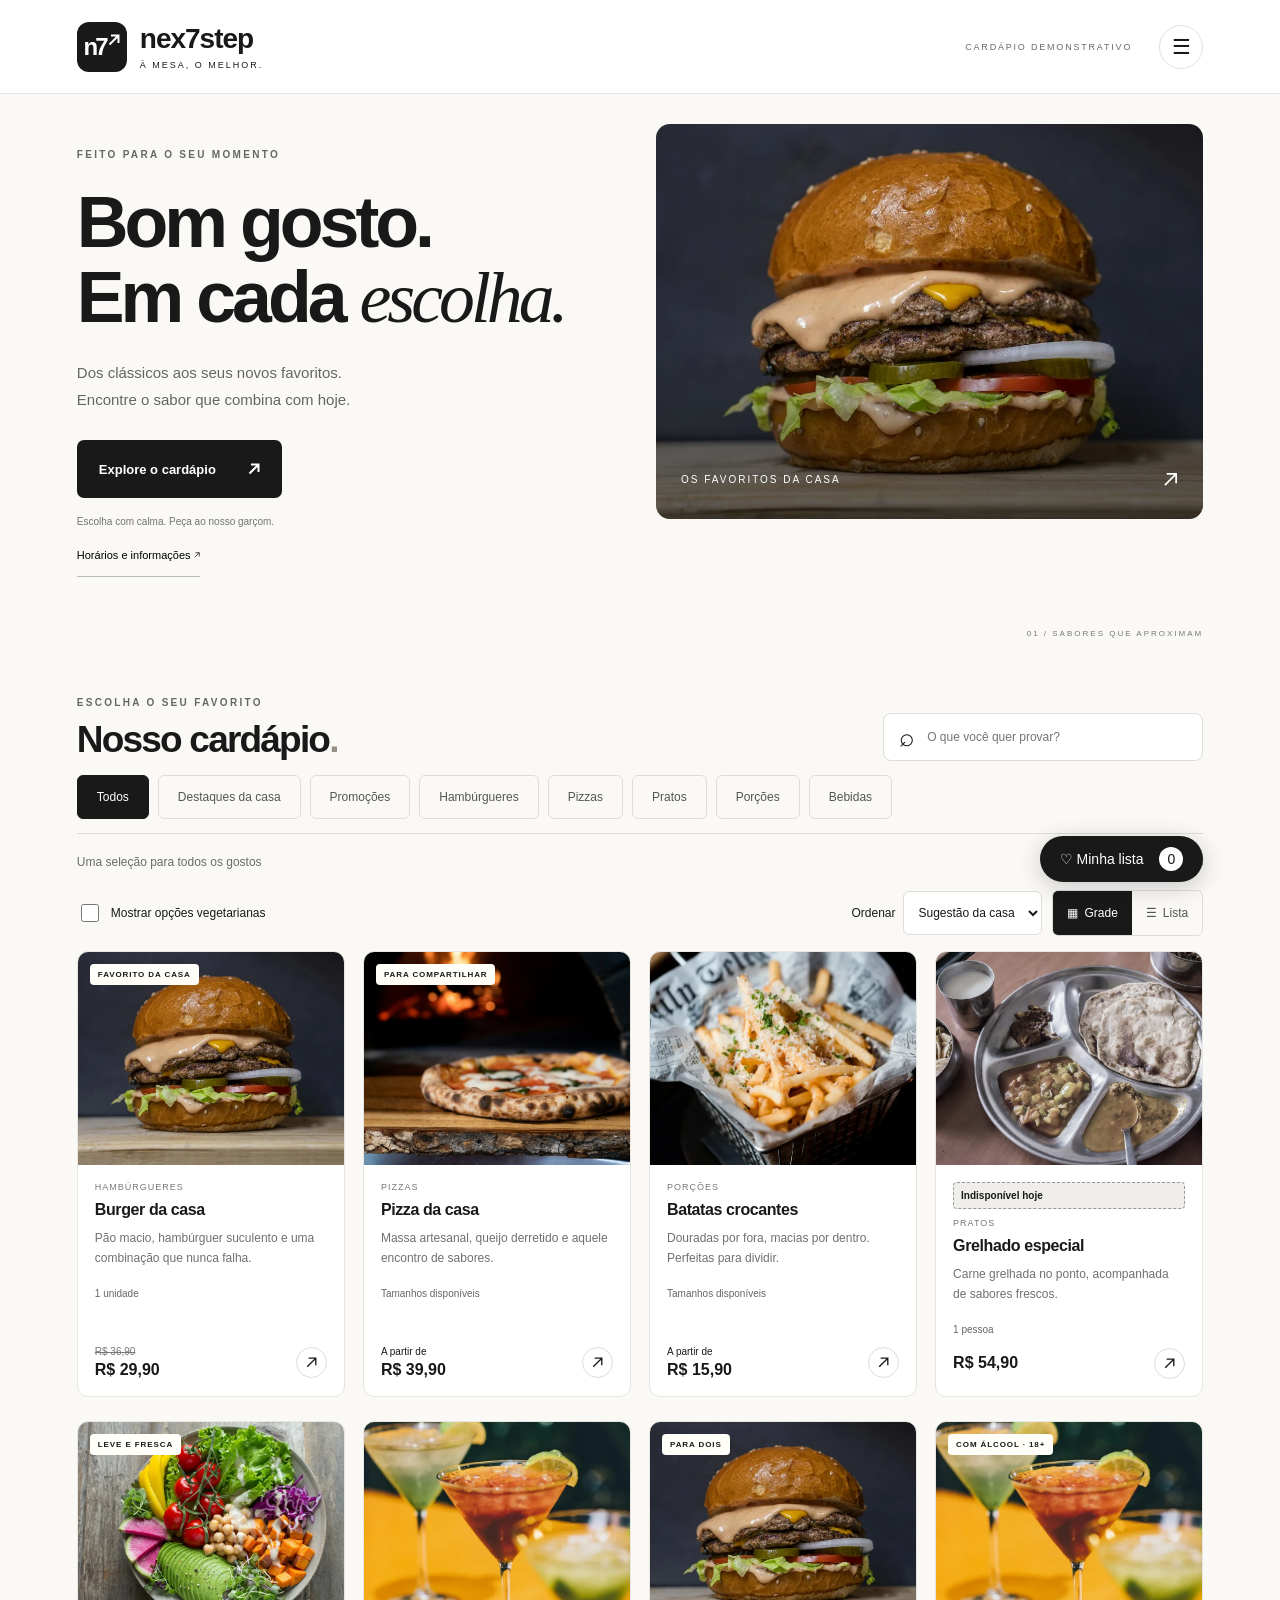
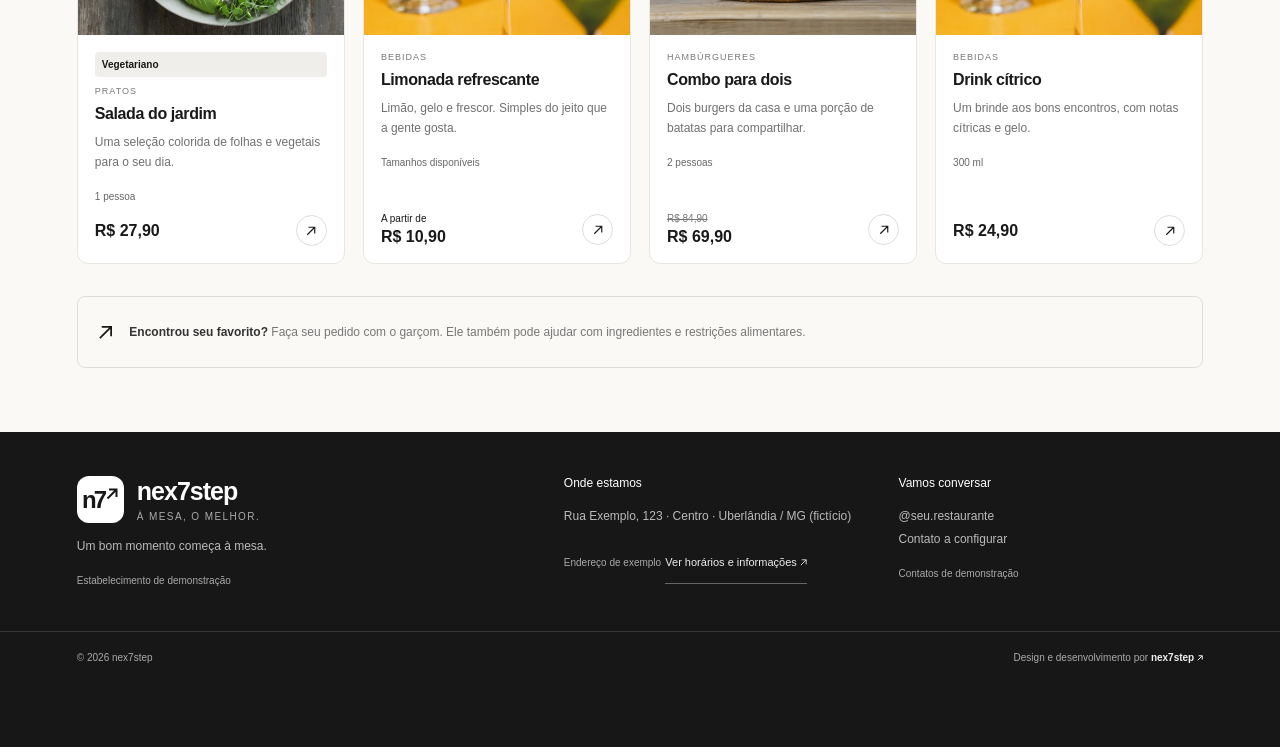
<file: index.html>
<!doctype html>
<html lang="pt-BR">
  <head>
    <meta charset="UTF-8" />
    <meta name="viewport" content="width=device-width,initial-scale=1" />
    <meta
      http-equiv="Content-Security-Policy"
      content="default-src 'none'; script-src 'self'; base-uri 'none'; form-action 'none'"
    />
    <meta name="referrer" content="no-referrer" />
    <meta http-equiv="refresh" content="0;url=public/pages/index.html" />
    <title>nex7step · Cardápio</title>
    <script defer src="public/js/entrada.js"></script>
  </head>
  <body>
    <p>
      Abrindo o cardápio…
      <a href="public/pages/index.html"
        >Toque aqui se não abrir automaticamente.</a
      >
    </p>
  </body>
</html>
</file>
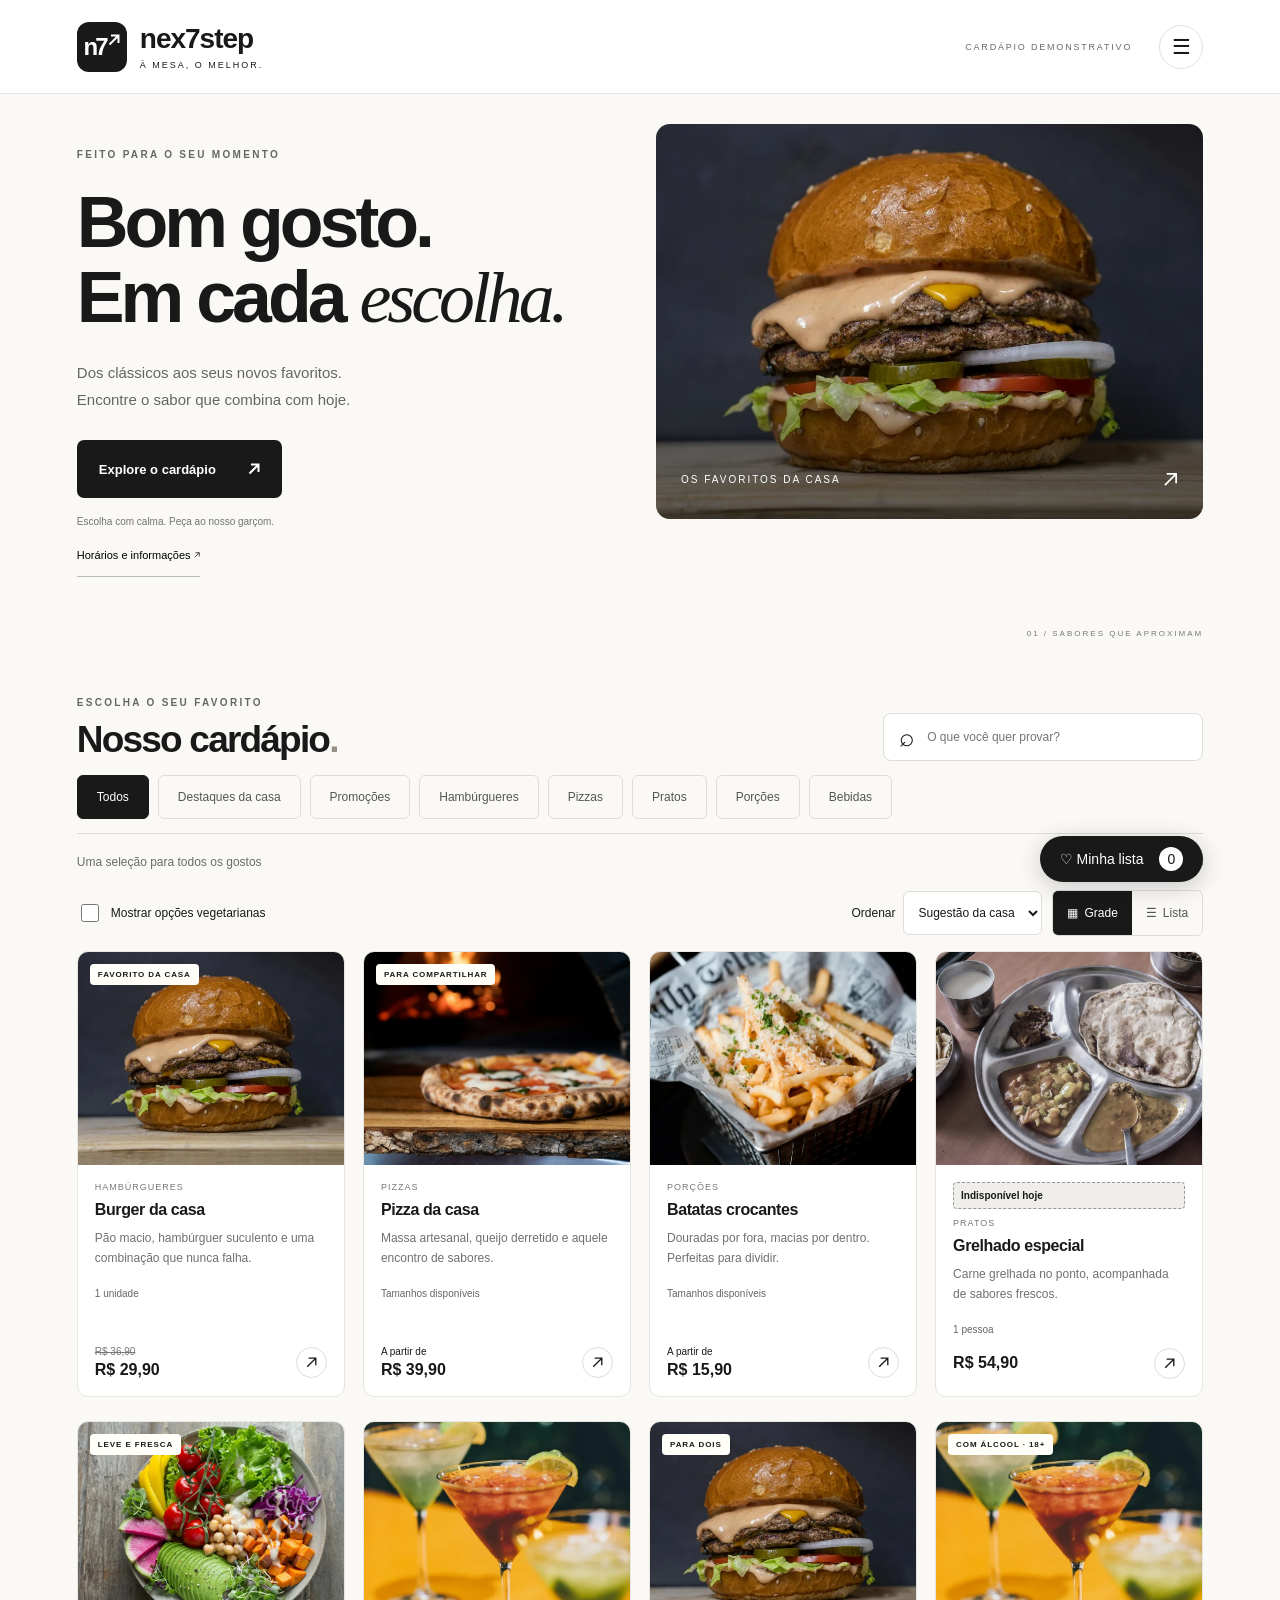
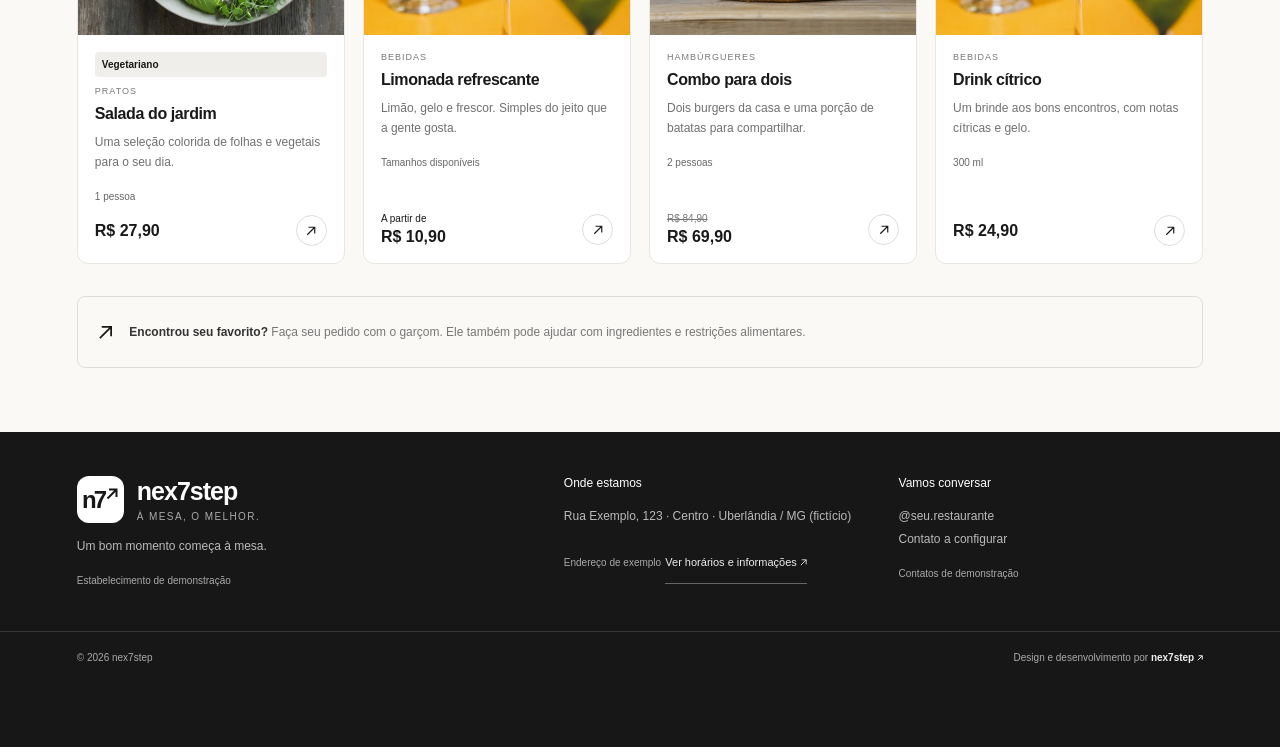
<file: public/pages/index.html>
<!doctype html>
<html lang="pt-BR">
  <head>
    <meta charset="UTF-8" />
    <meta
      http-equiv="Content-Security-Policy"
      content="default-src 'self'; script-src 'self'; style-src 'self'; img-src 'self' data:; connect-src 'none'; object-src 'none'; base-uri 'none'; form-action 'none'"
    />
    <meta name="referrer" content="no-referrer" />
    <meta name="viewport" content="width=device-width,initial-scale=1" />
    <meta name="theme-color" content="#171717" />
    <meta
      name="description"
      content="Explore o cardápio demonstrativo nex7step: pratos, pizzas, porções e bebidas."
    />
    <title>nex7step · Cardápio</title>
    <link rel="stylesheet" href="../css/style.css" />
    <script defer src="../js/config.js"></script>
    <script defer src="../js/produtos.js"></script>
    <script defer src="../js/seguranca.js"></script>
    <script defer src="../js/app.js"></script>
    <script defer src="../js/melhorias.js"></script>
  </head>
  <body>
    <a class="skip" href="#cardapio">Ir para o cardápio</a>
    <header>
      <a class="brand" href="#" aria-label="nex7step, início"
        ><span class="logo">n7<span class="seta" aria-hidden="true"></span></span
        ><span>nex7step<small>À MESA, O MELHOR.</small></span></a
      >
      <div class="head-right">
        <span class="demo">CARDÁPIO DEMONSTRATIVO</span
        ><button
          id="menu-toggle"
          class="icon-button"
          aria-label="Abrir menu"
          aria-controls="navigation"
          aria-expanded="false"
        >
          ☰
        </button>
      </div>
      <nav id="navigation" hidden>
        <a href="#cardapio">Explorar cardápio</a
        ><a href="#informacoes">Informações e contato</a
        ><button id="about">Sobre este cardápio</button>
      </nav>
    </header>
    <main>
      <section class="hero">
        <div class="hero-copy">
          <span class="eyebrow">FEITO PARA O SEU MOMENTO</span>
          <h1>
            Bom gosto.<br />
            Em cada <em>escolha.</em>
          </h1>
          <p>
            Dos clássicos aos seus novos favoritos.<br />
            Encontre o sabor que combina com hoje.
          </p>
          <a class="primary" href="#cardapio"
            >Explore o cardápio <span class="seta" aria-hidden="true"></span></a
          ><span class="hero-note"
            >Escolha com calma. Peça ao nosso garçom.</span
          >
        </div>
        <div class="hero-photo">
          <img
            src="../assets/burger.webp"
            alt="Hambúrguer artesanal com queijo, vegetais e pão de gergelim"
            fetchpriority="high"
          /><span class="photo-label">OS FAVORITOS DA CASA <span class="seta" aria-hidden="true"></span></span>
        </div>
        <div class="hero-number">01 / SABORES QUE APROXIMAM</div>
      </section>
      <section id="cardapio" class="catalog">
        <div class="catalog-head">
          <div>
            <span class="eyebrow">ESCOLHA O SEU FAVORITO</span>
            <h2>Nosso cardápio<span>.</span></h2>
          </div>
          <label class="search"
            ><span aria-hidden="true">⌕</span
            ><input
              id="search"
              type="search"
              placeholder="O que você quer provar?"
              aria-label="Buscar produtos"
          /></label>
        </div>
        <nav
          class="categories"
          aria-label="Categorias de produtos"
          id="categories"
        ></nav>
        <div id="drink-filters" class="subfilters" hidden>
          <button data-drink="all" aria-pressed="true">Todas as bebidas</button
          ><button data-drink="sem" aria-pressed="false">Sem álcool</button
          ><button data-drink="com" aria-pressed="false">Com álcool</button>
        </div>
        <div class="results-heading">
          <p id="result-title">Uma seleção para todos os gostos</p>
          <span id="result-count" aria-live="polite"></span>
        </div>
        <div class="catalog-tools">
          <label class="diet-filter"
            ><input type="checkbox" id="vegetarian" /> Mostrar opções
            vegetarianas</label
          >
          <div class="catalog-controls">
            <label class="sort"
              ><span class="compact-label">Ordenar</span>
              <select id="sort">
                <option value="casa">Sugestão da casa</option>
                <option value="menor">Menor preço</option>
                <option value="maior">Maior preço</option>
              </select></label
            >
            <div
              class="view-toggle"
              role="group"
              aria-label="Modo de visualização"
            >
              <button data-view="grade" aria-pressed="true">
                <span aria-hidden="true">▦</span>
                <span class="compact-label">Grade</span></button
              ><button data-view="lista" aria-pressed="false">
                <span aria-hidden="true">☰</span>
                <span class="compact-label">Lista</span>
              </button>
            </div>
          </div>
        </div>
        <div id="products" class="products"></div>
        <div id="empty" hidden>
          <h3>Nenhum sabor por aqui.</h3>
          <p>Tente outro nome ou explore todas as categorias.</p>
          <button id="reset" class="primary">Limpar filtros</button>
        </div>
        <div class="service-note">
          <span class="seta" aria-hidden="true"></span>
          <p>
            <strong>Encontrou seu favorito?</strong> Faça seu pedido com o
            garçom. Ele também pode ajudar com ingredientes e restrições
            alimentares.
          </p>
        </div>
      </section>
    </main>
    <footer id="informacoes">
      <div class="footer-top">
        <div>
          <a class="brand footer-brand" href="#"
            ><span class="logo">n7<span class="seta" aria-hidden="true"></span></span
            ><span
              >nex7step<small>SABORES. ENCONTROS. BONS MOMENTOS.</small></span
            ></a
          >
          <p>Um bom momento começa à mesa.</p>
          <span class="demo-label">Estabelecimento de demonstração</span>
        </div>
        <div>
          <h3>Onde estamos</h3>
          <p>Endereço do restaurante<br />Bairro · Cidade / UF</p>
          <small>Endereço a configurar</small>
        </div>
        <div>
          <h3>Vamos conversar</h3>
          <p>Instagram · @seu.restaurante<br />WhatsApp · a configurar</p>
          <small>Contatos de demonstração</small>
        </div>
      </div>
      <div class="footer-bottom">
        <span>© <span id="year"></span> nex7step</span
        ><span>Design e desenvolvimento por <strong>nex7step <span class="seta" aria-hidden="true"></span></strong></span>
      </div>
    </footer>
    <dialog id="product-dialog" aria-labelledby="modal-title">
      <button class="close icon-button" aria-label="Fechar detalhes">×</button>
      <div id="modal-content"></div>
    </dialog>
    <dialog id="about-dialog" aria-labelledby="about-title">
      <button class="close icon-button" aria-label="Fechar informações">
        ×
      </button>
      <div class="about-copy">
        <span class="eyebrow">NEX7STEP</span>
        <h2 id="about-title">Seu próximo favorito<br />começa aqui.</h2>
        <p>
          Este é um cardápio demonstrativo. Produtos, preços, ingredientes e
          contatos são exemplos e devem ser adaptados ao estabelecimento.
        </p>
        <p>
          Consulte os detalhes de cada produto e faça seu pedido com o garçom.
        </p>
      </div>
    </dialog>
    <button id="open-list" class="list-fab" aria-label="Abrir minha lista">
      ♡ Minha lista <span id="list-count">0</span>
    </button>
    <div id="announcement" class="toast" role="status" aria-live="polite"></div>
    <dialog id="list-dialog" aria-labelledby="list-title">
      <button class="close icon-button" aria-label="Fechar lista">×</button>
      <div class="about-copy">
        <span class="eyebrow">SUAS ESCOLHAS</span>
        <h2 id="list-title">Para pedir ao garçom</h2>
        <p>
          Esta lista não envia pedidos. Mostre suas escolhas ao garçom para
          confirmar.
        </p>
        <div id="list-items"></div>
        <p id="list-total"></p>
        <button id="clear-list" class="secondary">Limpar lista</button>
        <p class="fineprint">
          Valores estimados, sem taxa de serviço. Disponibilidade e preços devem
          ser confirmados com a equipe.
        </p>
      </div>
    </dialog>
    <dialog id="zoom-dialog" aria-labelledby="zoom-title">
      <button class="close icon-button" aria-label="Fechar foto ampliada">
        ×
      </button>
      <h2 id="zoom-title" class="sr-only">Foto ampliada do produto</h2>
      <img id="zoom-image" alt="" />
      <div class="zoom-nav" hidden>
        <button id="zoom-prev" class="icon-button" aria-label="Foto anterior">
          ‹</button
        ><span id="zoom-counter" aria-live="polite"></span
        ><button id="zoom-next" class="icon-button" aria-label="Próxima foto">
          ›
        </button>
      </div>
    </dialog>
    <noscript
      ><p>
        Ative o JavaScript para visualizar os produtos e seus detalhes.
      </p></noscript
    >
  </body>
</html>
</file>
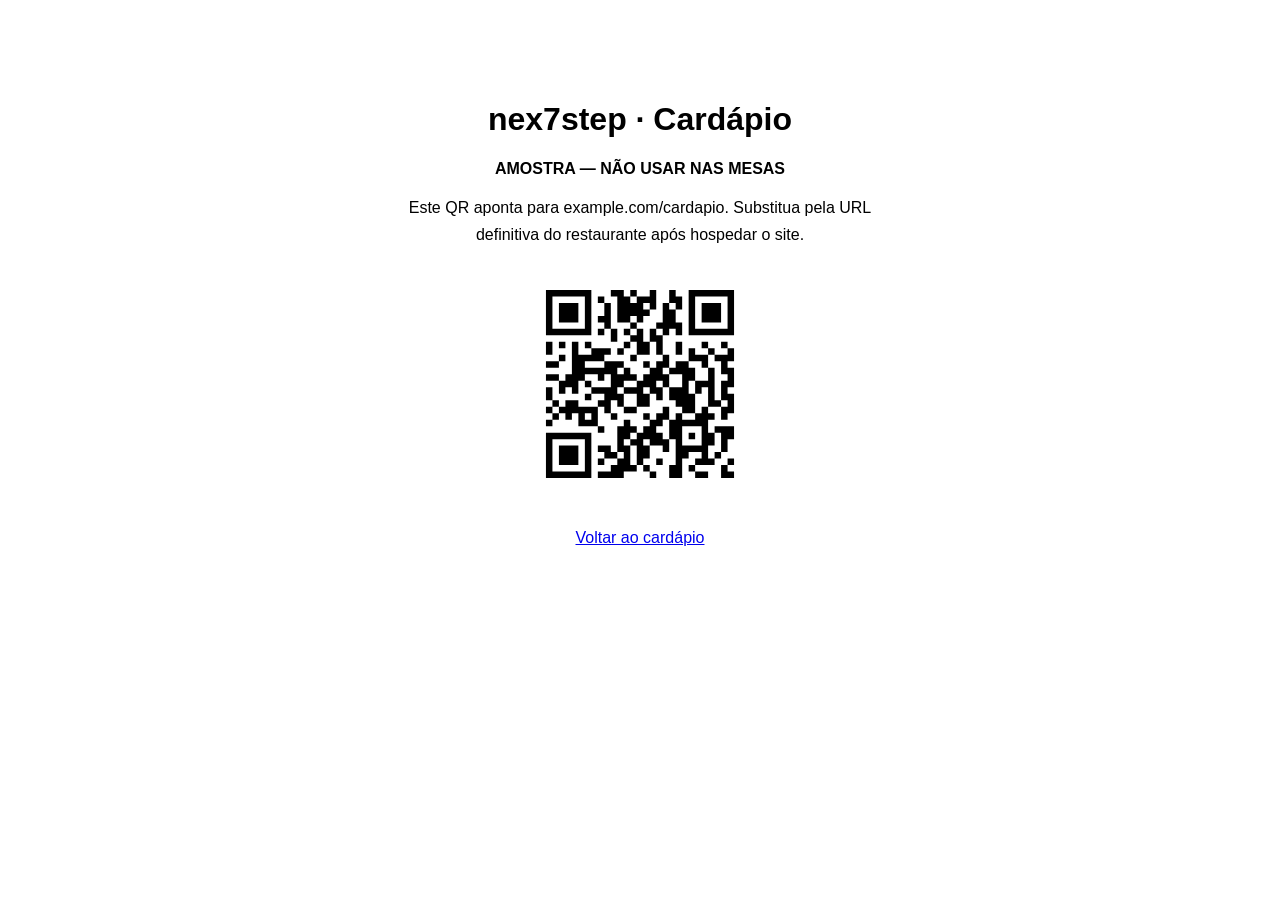
<file: public/pages/qr-exemplo.html>
<!doctype html>
<html lang="pt-BR">
  <meta charset="utf-8" /><meta
    name="viewport"
    content="width=device-width,initial-scale=1"
  /><title>QR de exemplo · nex7step</title
  ><link rel="stylesheet" href="../css/qr.css" />
  <h1>nex7step · Cardápio</h1>
  <strong>AMOSTRA — NÃO USAR NAS MESAS</strong>
  <p>
    Este QR aponta para example.com/cardapio. Substitua pela URL definitiva do
    restaurante após hospedar o site.
  </p>
  <img
    src="../assets/qr-exemplo.svg"
    alt="QR de demonstração para example.com/cardapio"
  />
  <p><a href="index.html">Voltar ao cardápio</a></p>
</html>
</file>
<file: public/css/style.css>
/* ==========================================================================
   Cardápio digital — folha de estilos
   Organização:
     1. Tokens (cores e medidas reutilizadas)
     2. Base
     3. Utilitários
     4. Cabeçalho e navegação
     5. Hero
     6. Botões
     7. Catálogo: busca, categorias, filtros
     8. Cards de produto
     9. Avisos do catálogo
    10. Rodapé
    11. Diálogos: produto, foto ampliada, lista e informações
    12. Lista flutuante e aviso (toast)
    13. Responsivo (desktop → celular)
   ========================================================================== */

/* 1. Tokens ---------------------------------------------------------------
   --page-bg, --ink e --accent são trocados por js/config.js (restaurante.cores).
   Os demais são a paleta fixa do layout: altere aqui para mudar em todo o site. */
:root {
  --page-bg: #faf9f6;
  --ink: #191919;
  --accent: #191919;

  --preto: #191919;
  --grafite: #171717;
  --branco: #fff;
  --borda: #deddd9;
  --borda-card: #e8e6e0;
  --linha: #ddd;
  --campo: #ccc;
  --texto-suave: #666;
  --texto-apoio: #777;
  --foco: #88764e;

  --gutter: 6%;
  --largura-max: 1400px;
  --toque: 44px; /* área mínima de toque */

  /* Seta ↗: traço fino para texto normal, forte para texto em negrito. */
  --seta-fina: url("data:image/svg+xml,%3Csvg xmlns='http://www.w3.org/2000/svg' viewBox='0 0 12 12' fill='none' stroke='%23000' stroke-width='1.4'%3E%3Cpath d='M1.5 10.5 10.5 1.5M3 1.5h7.5V9'/%3E%3C/svg%3E");
  --seta-forte: url("data:image/svg+xml,%3Csvg xmlns='http://www.w3.org/2000/svg' viewBox='0 0 12 12' fill='none' stroke='%23000' stroke-width='2'%3E%3Cpath d='M1.5 10.5 10.5 1.5M3 1.5h7.5V9'/%3E%3C/svg%3E");
}

/* 2. Base ----------------------------------------------------------------- */
* {
  box-sizing: border-box;
}
html {
  scroll-behavior: smooth;
  scroll-padding-top: 100px;
  overscroll-behavior-y: none; /* sem "puxar" além do rodapé */
}
body {
  margin: 0;
  background: var(--page-bg);
  color: var(--ink);
  font-family: Arial, Helvetica, sans-serif;
  font-size: 15px;
}
button,
input,
a {
  -webkit-tap-highlight-color: transparent;
}
button,
input {
  font: inherit;
}
button,
a {
  touch-action: manipulation;
}
button {
  cursor: pointer;
}
a {
  color: inherit;
  text-decoration: none;
}
button:focus-visible,
a:focus-visible,
input:focus-visible {
  outline: 3px solid var(--foco);
  outline-offset: 4px;
}
h2 {
  font-size: 37px;
  letter-spacing: -1.8px;
  margin: 10px 0 0;
}
h2 span {
  color: #969086;
}

/* 3. Utilitários ---------------------------------------------------------- */
/* Seta ↗ desenhada em SVG e pintada com a cor do texto (currentColor).
   O caractere ↗ vira emoji azul em vários celulares. */
.seta {
  display: inline-block;
  width: 0.62em;
  height: 0.62em;
  vertical-align: -0.02em;
  background-color: currentColor;
  -webkit-mask: var(--seta-fina) center / contain no-repeat;
  mask: var(--seta-fina) center / contain no-repeat;
}
.logo .seta,
.primary .seta,
strong .seta {
  -webkit-mask-image: var(--seta-forte);
  mask-image: var(--seta-forte);
}
[hidden] {
  display: none !important;
}
.sr-only {
  position: absolute;
  width: 1px;
  height: 1px;
  padding: 0;
  overflow: hidden;
  clip: rect(0, 0, 0, 0);
  white-space: nowrap;
}
.skip {
  position: absolute;
  left: 10px;
  top: -80px;
  background: var(--branco);
  padding: 15px;
  z-index: 20;
}
.skip:focus {
  top: 10px;
}
body.modal-open {
  overflow: hidden;
}
.eyebrow {
  font-size: 10px;
  font-weight: 700;
  letter-spacing: 2.3px;
  color: var(--texto-suave);
}
.fineprint {
  font-size: 11px !important;
  color: var(--texto-apoio);
  line-height: 1.6;
}

/* 4. Cabeçalho e navegação ------------------------------------------------ */
header {
  height: 94px;
  padding: 0 var(--gutter);
  display: flex;
  align-items: center;
  justify-content: space-between;
  background: var(--branco);
  border-bottom: 1px solid #e6e5e2;
  position: relative;
  z-index: 5;
}
.brand {
  display: flex;
  align-items: center;
  gap: 13px;
  font-weight: 800;
  font-size: 26px;
  letter-spacing: -1px;
}
.logo {
  background: var(--accent);
  color: var(--branco);
  width: 47px;
  height: 47px;
  display: flex;
  align-items: center;
  justify-content: center;
  font-size: 24px;
  border-radius: 12px;
  letter-spacing: -3px;
}
.logo .seta {
  font-size: 20px;
  width: 0.62em;
  height: 0.62em;
  margin: -0.62em 0 0 2px;
}
.custom-logo {
  width: 46px;
  height: 46px;
  object-fit: contain;
}
.brand small {
  display: block;
  font-size: 8px;
  letter-spacing: 2px;
  margin-top: 5px;
  font-weight: 500;
}
.head-right {
  display: flex;
  align-items: center;
  gap: 27px;
}
.demo {
  font-size: 9px;
  letter-spacing: 1.8px;
  color: #686868;
}
#navigation {
  position: absolute;
  right: var(--gutter);
  top: 80px;
  background: var(--branco);
  padding: 14px;
  border: 1px solid var(--linha);
  box-shadow: 0 12px 35px #0001;
  border-radius: 12px;
  min-width: 240px;
}
#navigation a,
#navigation button {
  display: block;
  padding: 13px;
  text-align: left;
  border: 0;
  background: none;
  width: 100%;
  font-size: 14px;
}
#navigation a:hover,
#navigation button:hover {
  background: #f4f4f1;
  border-radius: 6px;
}

/* 5. Hero ----------------------------------------------------------------- */
.hero {
  max-width: var(--largura-max);
  margin: auto;
  padding: 30px var(--gutter) 22px;
  display: grid;
  grid-template-columns: 1fr 1fr;
  gap: 32px;
  position: relative;
}
.hero-copy {
  align-self: center;
  padding: 20px 0;
}
.hero h1 {
  font-size: clamp(42px, 5vw, 65px);
  line-height: 1.04;
  letter-spacing: -4px;
  margin: 24px 0;
}
.hero h1 em {
  font-family: Georgia, serif;
  font-weight: 400;
}
.hero p {
  color: #656565;
  line-height: 1.8;
  font-size: 15px;
  margin-bottom: 27px;
}
.hero-note {
  display: block;
  font-size: 10px;
  margin-top: 18px;
  color: #737373;
}
.hero-photo {
  height: 340px;
  border-radius: 14px;
  overflow: hidden;
  position: relative;
  background: var(--linha);
}
.hero-photo img {
  height: 100%;
  width: 100%;
  object-fit: cover;
}
.hero-photo:after {
  content: "";
  position: absolute;
  inset: 55% 0 0;
  background: linear-gradient(transparent, #0009);
}
.photo-label {
  position: absolute;
  bottom: 25px;
  left: 25px;
  right: 25px;
  color: var(--branco);
  font-size: 10px;
  letter-spacing: 2px;
  z-index: 1;
  display: flex;
  justify-content: space-between;
  align-items: center;
}
.photo-label .seta {
  font-size: 25px;
  margin: 0.29em 0;
}
.hero-number {
  grid-column: 1/-1;
  text-align: right;
  font-size: 8px;
  letter-spacing: 2px;
  color: var(--texto-apoio);
}
.restaurant-info {
  border: 0;
  border-bottom: 1px solid #bbb;
  background: none;
  padding: 10px 0;
  font-size: 11px;
  margin-top: 6px;
  min-height: var(--toque);
}

/* 6. Botões --------------------------------------------------------------- */
.primary {
  display: inline-flex;
  align-items: center;
  justify-content: space-between;
  gap: 32px;
  background: var(--accent);
  color: var(--branco);
  border: none;
  border-radius: 7px;
  padding: 17px 22px;
  font-size: 13px;
  font-weight: 600;
}
.primary .seta {
  font-size: 20px;
  margin: 0.29em 0; /* mantém a altura de linha que a seta em texto tinha */
}
.primary:disabled {
  background: #e3e1db;
  color: #555;
  cursor: not-allowed;
}
.icon-button {
  border: 1px solid #e1e1de;
  background: var(--branco);
  border-radius: 50%;
  height: var(--toque);
  width: var(--toque);
  font-size: 21px;
  color: var(--preto);
}

/* 7. Catálogo: busca, categorias, filtros --------------------------------- */
.catalog {
  max-width: var(--largura-max);
  margin: auto;
  padding: 32px var(--gutter) 64px;
}
.catalog-head {
  display: flex;
  align-items: end;
  justify-content: space-between;
  gap: 22px;
}
.search {
  display: flex;
  align-items: center;
  gap: 10px;
  border: 1px solid var(--borda);
  padding: 0 15px;
  border-radius: 8px;
  background: var(--branco);
  width: 320px;
  height: 48px;
}
.search span {
  font-size: 26px;
}
.search input {
  min-width: 0;
  width: 100%;
  border: 0;
  outline: none;
  background: none;
  font-size: 12px;
}
.categories {
  display: flex;
  gap: 9px;
  overflow-x: auto;
  padding: 14px 0;
  scrollbar-width: none;
  border-bottom: 1px solid var(--borda);
  position: sticky;
  top: 0;
  z-index: 4;
  background: var(--page-bg);
}
.categories::-webkit-scrollbar {
  display: none;
}
.categories button,
.subfilters button {
  border: 1px solid var(--borda);
  background: transparent;
  padding: 12px 19px;
  border-radius: 6px;
  white-space: nowrap;
  font-size: 12px;
  color: #555;
  min-height: var(--toque);
}
.categories button[aria-pressed="true"] {
  background: var(--accent);
  border-color: var(--preto);
  color: var(--branco);
}
.subfilters {
  display: flex;
  gap: 8px;
  overflow: auto;
  padding-top: 16px;
}
.subfilters button {
  padding: 8px 13px;
  font-size: 11px;
}
.subfilters button[aria-pressed="true"] {
  background: #e8e6e0;
  color: var(--grafite);
}
.results-heading {
  display: flex;
  justify-content: space-between;
  align-items: center;
  padding: 21px 0;
  font-size: 12px;
  color: #6b6b6b;
}
.results-heading p {
  margin: 0;
}
.results-heading span {
  font-size: 10px;
  white-space: nowrap;
}
.catalog-tools {
  display: flex;
  flex-wrap: wrap;
  align-items: center;
  justify-content: space-between;
  gap: 10px 16px;
  margin-bottom: 15px;
}
.diet-filter {
  display: flex;
  align-items: center;
  gap: 9px;
  font-size: 12px;
  min-height: var(--toque);
}
.diet-filter input {
  width: 18px;
  height: 18px;
  accent-color: var(--accent);
}
.catalog-controls {
  display: flex;
  align-items: center;
  gap: 10px;
}
.sort {
  display: flex;
  align-items: center;
  gap: 8px;
  font-size: 12px;
}
.sort select {
  font: inherit;
  min-width: 0;
  min-height: var(--toque);
  padding: 0 10px;
  border: 1px solid var(--borda);
  border-radius: 6px;
  background: var(--branco);
  color: var(--preto);
}
.view-toggle {
  display: flex;
  border: 1px solid var(--borda);
  border-radius: 6px;
  overflow: hidden;
}
.view-toggle button {
  display: flex;
  align-items: center;
  gap: 6px;
  min-height: var(--toque);
  min-width: var(--toque);
  justify-content: center;
  padding: 0 14px;
  border: 0;
  background: transparent;
  font-size: 12px;
  color: #555;
}
.view-toggle button[aria-pressed="true"] {
  background: var(--accent);
  color: var(--branco);
}
.view-toggle button:focus-visible,
.sort select:focus-visible {
  outline: 3px solid var(--foco);
  outline-offset: 2px;
}

/* 8. Cards de produto ----------------------------------------------------- */
.products {
  display: grid;
  grid-template-columns: repeat(4, minmax(0, 1fr));
  gap: 24px 18px;
}
.product {
  background: var(--branco);
  border: 1px solid var(--borda-card);
  border-radius: 11px;
  overflow: hidden;
  display: flex;
  flex-direction: column;
  text-align: left;
  padding: 0;
  transition:
    transform 0.2s,
    box-shadow 0.2s;
  color: var(--preto);
}
.product:hover {
  transform: translateY(-4px);
  box-shadow: 0 10px 25px #0000000b;
}
.product-photo {
  position: relative;
  width: 100%;
  aspect-ratio: 1.25;
  overflow: hidden;
  background: var(--linha);
}
.product img {
  width: 100%;
  height: 100%;
  object-fit: cover;
  transition: transform 0.3s;
}
.product:hover img {
  transform: scale(1.045);
}
.product:has(.unavailable) .product-photo {
  filter: grayscale(0.7);
}
.badge {
  position: absolute;
  left: 12px;
  top: 12px;
  background: #fffef8;
  padding: 6px 8px;
  border-radius: 4px;
  font-size: 8px;
  font-weight: 700;
  letter-spacing: 0.9px;
}
.product-copy {
  padding: 17px;
  display: flex;
  flex-direction: column;
  flex: 1;
  width: 100%;
}
.product-category {
  font-size: 9px;
  letter-spacing: 1px;
  text-transform: uppercase;
  color: var(--texto-apoio);
}
.product h3 {
  font-size: 16px;
  letter-spacing: -0.4px;
  margin: 9px 0;
}
.product p {
  font-size: 12px;
  color: #707070;
  line-height: 1.7;
  margin: 0 0 19px;
}
.unavailable,
.vegetarian-tag {
  display: inline-block;
  font-size: 10px;
  font-weight: 600;
  line-height: 1.5;
  border-radius: 4px;
  padding: 5px 7px;
  background: #efeeeb;
  margin-bottom: 9px;
}
.unavailable {
  border: 1px dashed #999;
}
.portion {
  font-size: 10px;
  color: var(--texto-suave);
  margin: 0 0 13px;
}
.price-line {
  display: flex;
  align-items: center;
  justify-content: space-between;
  gap: 5px;
  margin-top: auto;
}
.price {
  font-size: 16px;
  font-weight: 700;
}
.price small {
  display: block;
  font-size: 10px;
  font-weight: 400;
  margin-bottom: 4px;
}
.old-price {
  display: block;
  font-size: 10px;
  color: var(--texto-apoio);
  font-weight: 400;
  margin-bottom: 4px;
}
.card-arrow {
  border: 1px solid var(--linha);
  border-radius: 50%;
  width: 31px;
  height: 31px;
  display: grid;
  place-items: center;
  font-size: 17px;
}
/* Visualização em lista: foto à esquerda, texto à direita. */
.products.is-list {
  grid-template-columns: repeat(2, minmax(0, 1fr));
  gap: 14px 18px;
}
.is-list .product {
  flex-direction: row;
}
.is-list .product-photo {
  width: 34%;
  max-width: 180px;
  min-height: 130px;
  aspect-ratio: auto;
  flex-shrink: 0;
}
.is-list .product p {
  margin-bottom: 12px;
}
/* A altura do card vem do texto; a foto apenas preenche. */
.is-list .product img {
  position: absolute;
  inset: 0;
}

/* 9. Avisos do catálogo --------------------------------------------------- */
.service-note {
  margin-top: 32px;
  border: 1px solid var(--borda);
  border-radius: 8px;
  padding: 20px;
  display: flex;
  align-items: center;
  gap: 16px;
}
.service-note > .seta {
  font-size: 25px;
  margin: 0.29em 0;
  flex-shrink: 0;
}
.service-note p {
  font-size: 12px;
  color: var(--texto-apoio);
  line-height: 1.7;
  margin: 0;
}
.service-note strong {
  color: #333;
}
#empty {
  text-align: center;
  padding: 50px 10px;
}
#empty p {
  color: var(--texto-suave);
}

/* 10. Rodapé -------------------------------------------------------------- */
.footer-top {
  padding: 44px var(--gutter);
  display: grid;
  grid-template-columns: 1.5fr 1fr 1fr;
  gap: 30px;
  background: var(--grafite);
  color: white;
}
.footer-brand .logo {
  background: var(--branco);
  color: var(--grafite);
}
/* Precisa vir depois de .brand: mesmo peso de seletor. */
.footer-brand {
  font-size: 25px;
}
.footer-brand small {
  font-size: 6px;
  letter-spacing: 1.4px;
}
.footer-top p {
  color: #bbb;
  font-size: 12px;
  line-height: 1.9;
}
.footer-top h3 {
  font-size: 12px;
  font-weight: 500;
  margin: 0 0 15px;
}
.footer-top small,
.demo-label {
  font-size: 10px;
  color: #aaa;
}
.footer-top a:not(.brand) {
  text-decoration: underline;
  text-underline-offset: 4px;
}
.footer-info {
  border: 0;
  border-bottom: 1px solid var(--texto-suave);
  background: none;
  color: #eee;
  font-size: 11px;
  padding: 10px 0;
  min-height: var(--toque);
}
.footer-bottom {
  background: var(--grafite);
  border-top: 1px solid #363636;
  color: #aaa;
  /* Espaço inferior para o botão “Minha lista” não cobrir o texto. */
  padding: 20px var(--gutter) 84px;
  display: flex;
  justify-content: space-between;
  font-size: 10px;
}
.footer-bottom strong {
  color: #eee;
}

/* 11. Diálogos ------------------------------------------------------------ */
dialog {
  border: 0;
  padding: 0;
  border-radius: 16px;
  max-width: 800px;
  width: calc(100% - 40px);
  max-height: 90dvh;
  overflow: auto;
  background: var(--page-bg);
  color: var(--preto);
}
dialog::backdrop {
  background: #0009;
  backdrop-filter: blur(5px);
}
/* Precisa vir depois de .icon-button: mesmo peso de seletor. */
.close {
  position: absolute;
  right: 14px;
  top: 14px;
  z-index: 2;
  font-size: 28px;
  box-shadow: 0 2px 12px #0002;
}

/* Produto */
.modal-layout {
  display: grid;
  grid-template-columns: 1fr 1fr;
  position: relative;
}
.modal-media {
  position: relative;
}
.modal-photo {
  display: block;
  width: 100%;
  height: 100%;
  min-height: 470px;
  max-height: 750px;
  object-fit: cover;
}
.gallery-thumbs {
  position: absolute;
  left: 15px;
  bottom: 15px;
  display: flex;
  gap: 8px;
}
.gallery-thumbs button {
  width: 52px;
  height: 52px;
  padding: 0;
  border: 2px solid var(--branco);
  border-radius: 8px;
  overflow: hidden;
  background: var(--linha);
  box-shadow: 0 2px 12px #0002;
  opacity: 0.7;
}
.gallery-thumbs button[aria-current="true"] {
  opacity: 1;
  box-shadow: 0 0 0 2px var(--preto);
}
.gallery-thumbs img {
  display: block;
  width: 100%;
  height: 100%;
  object-fit: cover;
}
.enlarge {
  position: absolute;
  left: 15px;
  top: 15px;
  min-height: var(--toque);
  padding: 10px 13px;
  border: 0;
  border-radius: 25px;
  background: var(--branco);
  color: #222;
  box-shadow: 0 2px 12px #0002;
  font-size: 12px;
}
.modal-copy {
  padding: 50px 28px 28px;
  overflow-wrap: anywhere;
}
.modal-copy h2 {
  font-size: 31px;
  margin: 12px 0 18px;
}
.modal-copy p {
  font-size: 13px;
  color: var(--texto-suave);
  line-height: 1.8;
}
.modal-copy h3 {
  font-size: 12px;
  margin-top: 25px;
}
.modal-copy .price {
  display: block;
  font-size: 26px;
}
.modal-meta {
  display: flex;
  flex-wrap: wrap;
  gap: 8px;
  margin: 20px 0;
}
.modal-meta span {
  padding: 8px;
  background: #eeece7;
  border-radius: 5px;
  font-size: 10px;
}
.allergens {
  border-top: 1px solid var(--linha);
  padding-top: 15px;
  font-size: 11px !important;
}
.modal-note {
  background: #eceae4;
  padding: 13px;
  border-radius: 6px;
  font-size: 11px !important;
}

/* Escolha de tamanho e quantidade */
.choice-block {
  border-top: 1px solid var(--linha);
  padding-top: 18px;
  margin-top: 16px;
}
.choice-block > label {
  display: block;
  font-size: 12px;
  font-weight: 700;
  margin-bottom: 8px;
}
.choice-block select {
  width: 100%;
  font: inherit;
  font-size: 13px;
  border: 1px solid var(--campo);
  border-radius: 6px;
  padding: 13px 10px;
  background: var(--branco);
  color: var(--preto);
  min-height: 46px;
}
.choice-actions {
  display: flex;
  gap: 10px;
  margin: 14px 0;
  align-items: end;
}
.choice-actions label {
  font-size: 10px;
  width: 80px;
}
.choice-actions input {
  display: block;
  width: 100%;
  margin-top: 6px;
  padding: 11px;
  border: 1px solid var(--campo);
  border-radius: 6px;
  min-height: 45px;
}
.choice-actions .primary {
  flex: 1;
  justify-content: center;
  padding: 14px 9px;
  font-size: 12px;
  min-height: 46px;
}

/* Foto ampliada */
#zoom-dialog {
  max-width: 1100px;
  background: #151515;
}
#zoom-image {
  display: block;
  width: 100%;
  max-height: 90dvh;
  object-fit: contain;
}
#zoom-dialog:has(.zoom-nav:not([hidden])) #zoom-image {
  max-height: calc(90dvh - 70px);
}
.zoom-nav {
  display: flex;
  align-items: center;
  justify-content: center;
  gap: 16px;
  padding: 12px;
  color: var(--branco);
  font-size: 13px;
}
.zoom-nav .icon-button {
  font-size: 26px;
  line-height: 1;
}

/* Lista e informações (os dois usam .about-copy) */
.about-copy {
  padding: 55px 30px 35px;
}
.about-copy p {
  line-height: 1.8;
  color: var(--texto-suave);
}
.list-item {
  display: grid;
  grid-template-columns: 80px 1fr;
  gap: 15px;
  border-bottom: 1px solid var(--linha);
  padding: 20px 0;
}
.list-item img {
  width: 80px;
  height: 80px;
  object-fit: cover;
  border-radius: 8px;
}
.list-item h3 {
  font-size: 16px;
  margin: 0;
}
.list-item p {
  font-size: 12px;
  margin: 6px 0;
}
.list-item strong {
  font-size: 14px;
}
.quantity-actions {
  display: flex;
  gap: 9px;
  align-items: center;
  margin-top: 12px;
  flex-wrap: wrap;
}
.quantity-actions button,
.secondary {
  border: 1px solid var(--campo);
  background: var(--branco);
  color: #222;
  border-radius: 6px;
  min-width: var(--toque);
  min-height: var(--toque);
  padding: 9px 12px;
}
.quantity-actions .remove-choice {
  font-size: 11px;
  border: 0;
  background: none;
  text-decoration: underline;
}
.empty-list {
  text-align: center;
  padding: 35px 0;
}
.empty-list > span {
  font-size: 40px;
}
.empty-list h3 {
  font-size: 18px;
}
#list-total {
  font-size: 16px;
  font-weight: bold;
}
/* Mantido depois das regras da lista: hoje ele também define o tamanho
   de .list-item h3 e .empty-list h3 (mesmo peso de seletor). */
.about-copy h3 {
  font-size: 14px;
  margin-top: 24px;
}
.about-copy a {
  text-decoration: underline;
  line-height: 2;
}
.hours {
  padding: 0;
  list-style: none;
  font-size: 14px;
  color: #555;
  line-height: 2;
}
.info-demo {
  padding: 12px;
  background: #eeece6;
  border-radius: 6px;
  font-size: 12px;
}

/* 12. Lista flutuante e aviso (toast) ------------------------------------- */
.list-fab {
  position: fixed;
  bottom: 18px;
  right: var(--gutter);
  z-index: 7;
  border: 0;
  padding: 15px 20px;
  border-radius: 30px;
  box-shadow: 0 5px 25px #0003;
  font-size: 14px;
  background: var(--accent);
  color: var(--branco);
}
.list-fab span {
  background: white;
  color: var(--grafite);
  padding: 4px 8px;
  border-radius: 30px;
  margin-left: 12px;
}
/* Sobre o rodapé escuro, o botão se inverte como o logo do rodapé. */
.list-fab {
  transition:
    background-color 0.2s,
    color 0.2s;
}
.list-fab.sobre-rodape {
  background: var(--branco);
  color: var(--grafite);
}
.list-fab.sobre-rodape span {
  background: var(--grafite);
  color: var(--branco);
}
.toast {
  position: fixed;
  bottom: 85px;
  left: 50%;
  transform: translateX(-50%);
  background: #202020;
  color: var(--branco);
  padding: 14px 20px;
  border-radius: 10px;
  z-index: 30;
  font-size: 13px;
  width: max-content;
  max-width: 90vw;
  opacity: 0;
  pointer-events: none;
}
.toast.visible {
  opacity: 1;
}

/* 13. Responsivo ---------------------------------------------------------- */

/* Desktop */
@media (min-width: 901px) {
  .hero-photo {
    height: 395px;
  }
  .hero h1 {
    font-size: clamp(48px, 5.6vw, 74px);
  }
  header .brand {
    font-size: 28px;
  }
  header .logo,
  header .custom-logo {
    width: 50px;
    height: 50px;
  }
  header .brand small {
    font-size: 9px;
  }
}
@media (min-width: 1500px) {
  header {
    padding-left: calc((100% - 1232px) / 2);
    padding-right: calc((100% - 1232px) / 2);
  }
}

/* Tablet */
@media (max-width: 1000px) {
  .products {
    grid-template-columns: repeat(3, minmax(0, 1fr));
  }
  .hero h1 {
    letter-spacing: -2.5px;
  }
  .hero {
    gap: 24px;
  }
}

/* Celular */
@media (max-width: 650px) {
  html {
    scroll-padding-top: 15px;
  }

  /* Cabeçalho */
  header {
    height: 76px;
    padding: 0 var(--gutter);
  }
  .brand {
    font-size: 23px;
    gap: 10px;
  }
  .logo {
    width: 40px;
    height: 40px;
    border-radius: 10px;
    font-size: 21px;
  }
  .logo .seta {
    font-size: 17px;
  }
  .brand small {
    font-size: 7px;
    letter-spacing: 1.8px;
  }
  .demo {
    display: none;
  }
  #navigation {
    top: 65px;
  }

  /* Hero: mesma composição do desktop, empilhada (texto, depois foto) */
  .hero {
    grid-template-columns: 1fr;
    gap: 22px;
    padding-top: 28px;
    padding-bottom: 8px;
  }
  .hero-copy {
    padding: 0;
  }
  .eyebrow {
    font-size: 8px;
    letter-spacing: 1.8px;
  }
  .hero .eyebrow,
  .hero-note,
  .hero-number {
    display: none;
  }
  .hero h1 {
    font-size: 44px;
    letter-spacing: -2px;
    line-height: 1.02;
    margin: 0 0 16px;
  }
  .hero p {
    font-size: 14px;
    line-height: 1.6;
    margin: 0 0 22px;
  }
  .hero .primary {
    padding: 15px 20px;
    gap: 28px;
  }
  .restaurant-info {
    display: block;
    font-size: 12px;
    margin: 10px 0 0;
    padding: 8px 0;
  }
  .hero-photo {
    height: 220px;
    border-radius: 12px;
  }
  .hero-photo img {
    object-position: 50% 55%;
  }
  .photo-label {
    bottom: 18px;
    left: 20px;
    right: 20px;
    font-size: 9px;
  }
  .photo-label .seta {
    font-size: 20px;
  }

  /* Catálogo */
  .catalog {
    padding-top: 15px;
    padding-bottom: 35px;
  }
  .catalog-head {
    display: block;
  }
  h2 {
    font-size: 31px;
    margin-top: 7px;
    letter-spacing: -1px;
  }
  .search {
    margin-top: 21px;
    width: 100%;
    height: 45px;
  }
  .categories {
    margin-left: -6.8%;
    margin-right: -6.8%;
    padding-left: 6.8%;
    padding-right: 6.8%;
    width: 113.6%;
  }
  .categories button {
    padding: 10px 14px;
    font-size: 11px;
  }
  .results-heading {
    padding: 18px 0;
    font-size: 10px;
  }
  .results-heading span {
    font-size: 9px;
  }
  .catalog-controls {
    width: 100%;
  }
  .sort {
    flex: 1;
    min-width: 0;
  }
  .sort select {
    flex: 1;
  }
  .view-toggle button {
    padding: 0 12px;
  }

  /* Cards */
  .products {
    grid-template-columns: repeat(2, minmax(0, 1fr));
    gap: 14px 10px;
  }
  .product-photo {
    aspect-ratio: 1.08;
  }
  .product-copy {
    padding: 12px;
  }
  .product h3 {
    font-size: 15px;
    line-height: 1.3;
    margin: 7px 0;
  }
  .product p {
    line-height: 1.55;
    margin-bottom: 14px;
  }
  .product-category {
    font-size: 8px;
    letter-spacing: 0.7px;
  }
  .badge {
    left: 7px;
    top: 7px;
    padding: 5px 6px;
    font-size: 7px;
    letter-spacing: 0.4px;
  }
  .price {
    font-size: 15px;
  }
  .old-price {
    font-size: 9px;
  }
  .card-arrow {
    width: 26px;
    height: 26px;
    font-size: 15px;
    flex-shrink: 0;
  }
  .products.is-list {
    grid-template-columns: 1fr;
    gap: 10px;
  }
  .is-list .product-photo {
    width: 112px;
    min-height: 120px;
  }
  .service-note {
    padding: 15px;
    gap: 12px;
    margin-top: 22px;
  }

  /* Rodapé */
  .footer-top {
    grid-template-columns: 1fr 1fr;
    padding: 30px var(--gutter);
    gap: 27px 18px;
  }
  .footer-top > div:first-child {
    grid-column: 1/-1;
  }
  .footer-top h3 {
    font-size: 11px;
  }
  .footer-bottom {
    gap: 15px;
    flex-wrap: wrap;
    font-size: 9px;
  }

  /* Diálogos abrem como painel inferior */
  dialog {
    width: 100%;
    max-width: none;
    margin: auto 0 0;
    border-radius: 20px 20px 0 0;
    max-height: 94dvh;
  }
  .modal-layout {
    grid-template-columns: 1fr;
  }
  .modal-photo {
    height: 230px;
    min-height: 0;
    max-height: none;
  }
  .modal-copy {
    padding: 24px;
  }
  .modal-copy h2,
  .about-copy h2 {
    font-size: 28px;
  }
  .modal-copy p {
    font-size: 14px;
  }
  .modal-meta {
    margin: 15px 0;
  }
  #zoom-dialog {
    margin: auto;
    width: 100%;
    border-radius: 0;
  }
  .list-item {
    grid-template-columns: 64px 1fr;
    gap: 12px;
  }
  .list-item img {
    height: 64px;
    width: 64px;
  }
  .list-fab {
    right: 5%;
    bottom: 15px;
    font-size: 13px;
  }
}

/* Celulares muito estreitos */
@media (max-width: 350px) {
  .hero h1 {
    font-size: 37px;
  }
  .hero p br {
    display: none;
  }
  .hero-photo {
    height: 190px;
  }
  .products {
    gap: 9px;
  }
  .product-copy {
    padding: 10px;
  }
  .choice-actions {
    flex-wrap: wrap;
  }
  .choice-actions .primary {
    min-width: 170px;
  }
  /* Rótulos curtos somem da tela, mas continuam para leitores de tela. */
  .compact-label {
    position: absolute;
    width: 1px;
    height: 1px;
    overflow: hidden;
    clip: rect(0, 0, 0, 0);
    white-space: nowrap;
  }
  .is-list .product-photo {
    width: 92px;
  }
}

@media (prefers-reduced-motion: reduce) {
  html {
    scroll-behavior: auto;
  }
  * {
    transition: none !important;
  }
}
</file>
<file: public/css/qr.css>
body {
  font: 16px Arial;
  text-align: center;
  max-width: 500px;
  margin: 60px auto;
  padding: 20px;
}
img {
  width: 240px;
  max-width: 100%;
}
p {
  line-height: 1.7;
}
</file>
